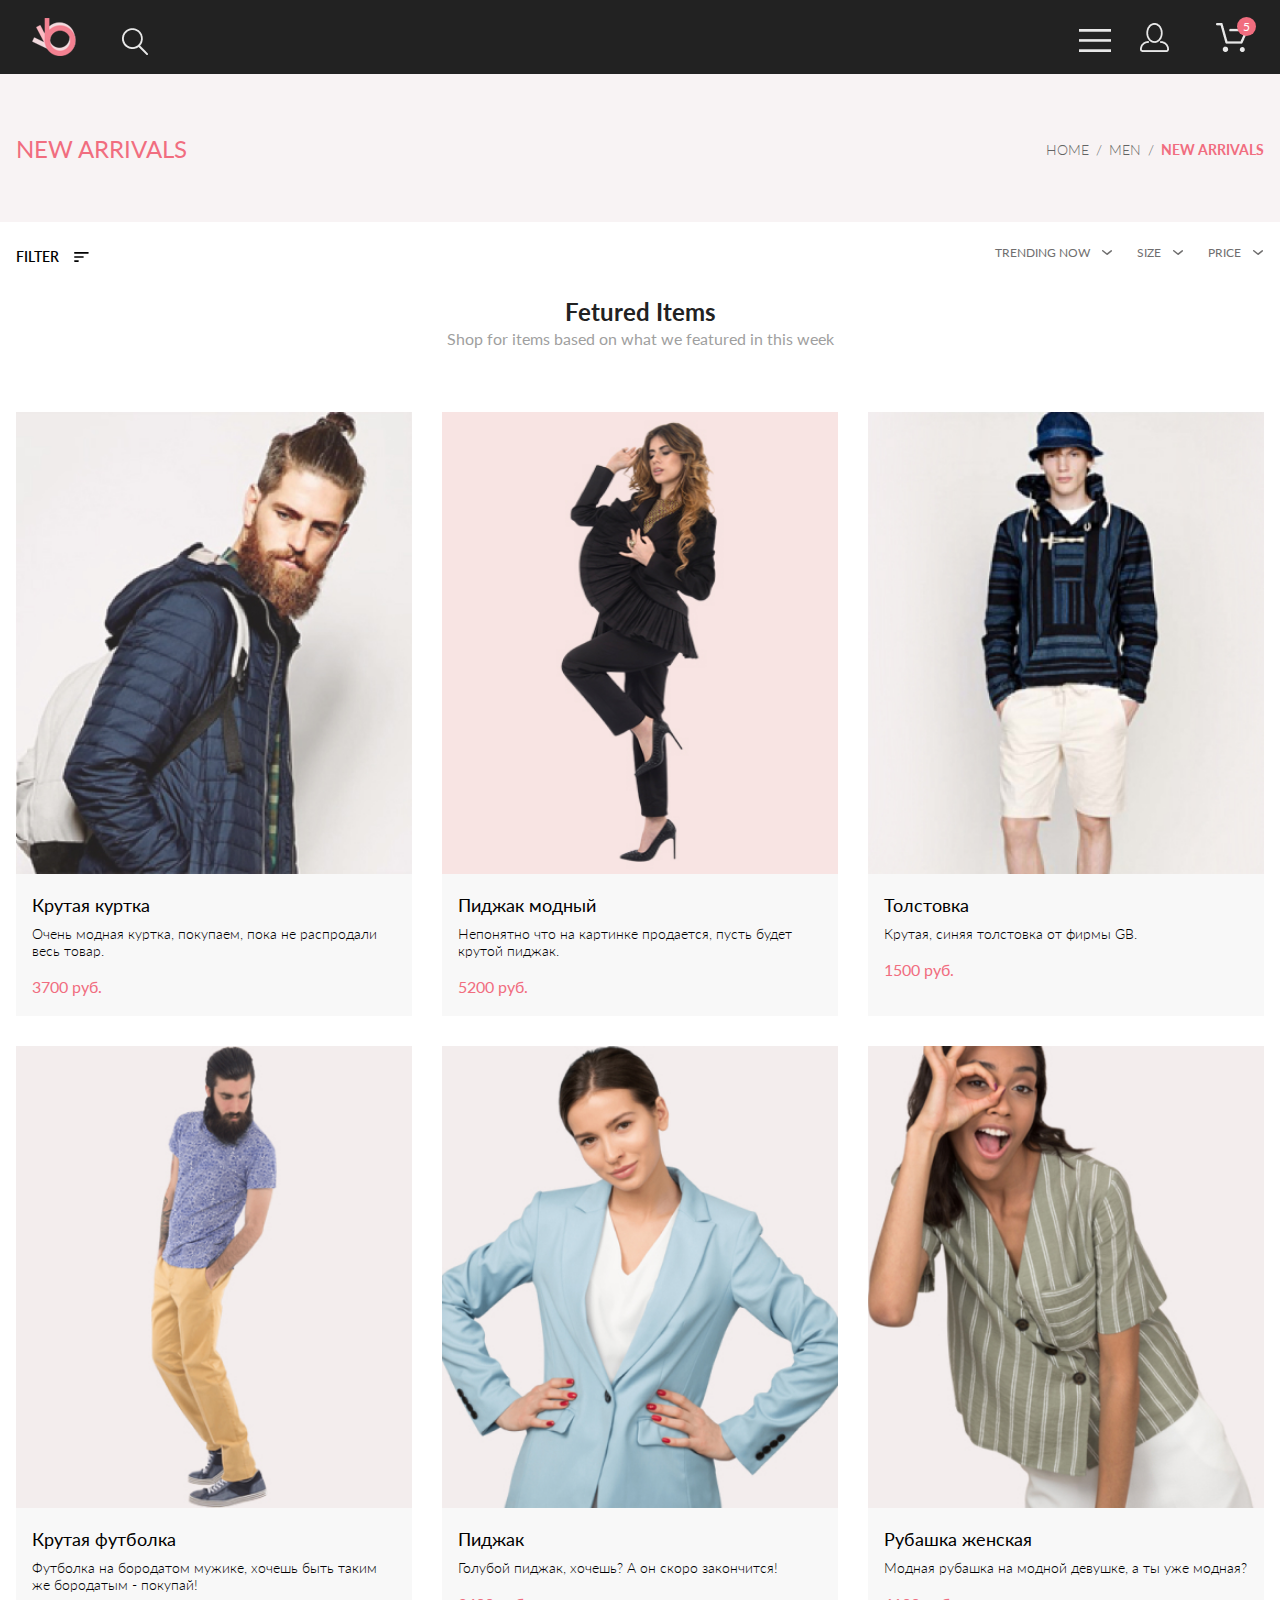
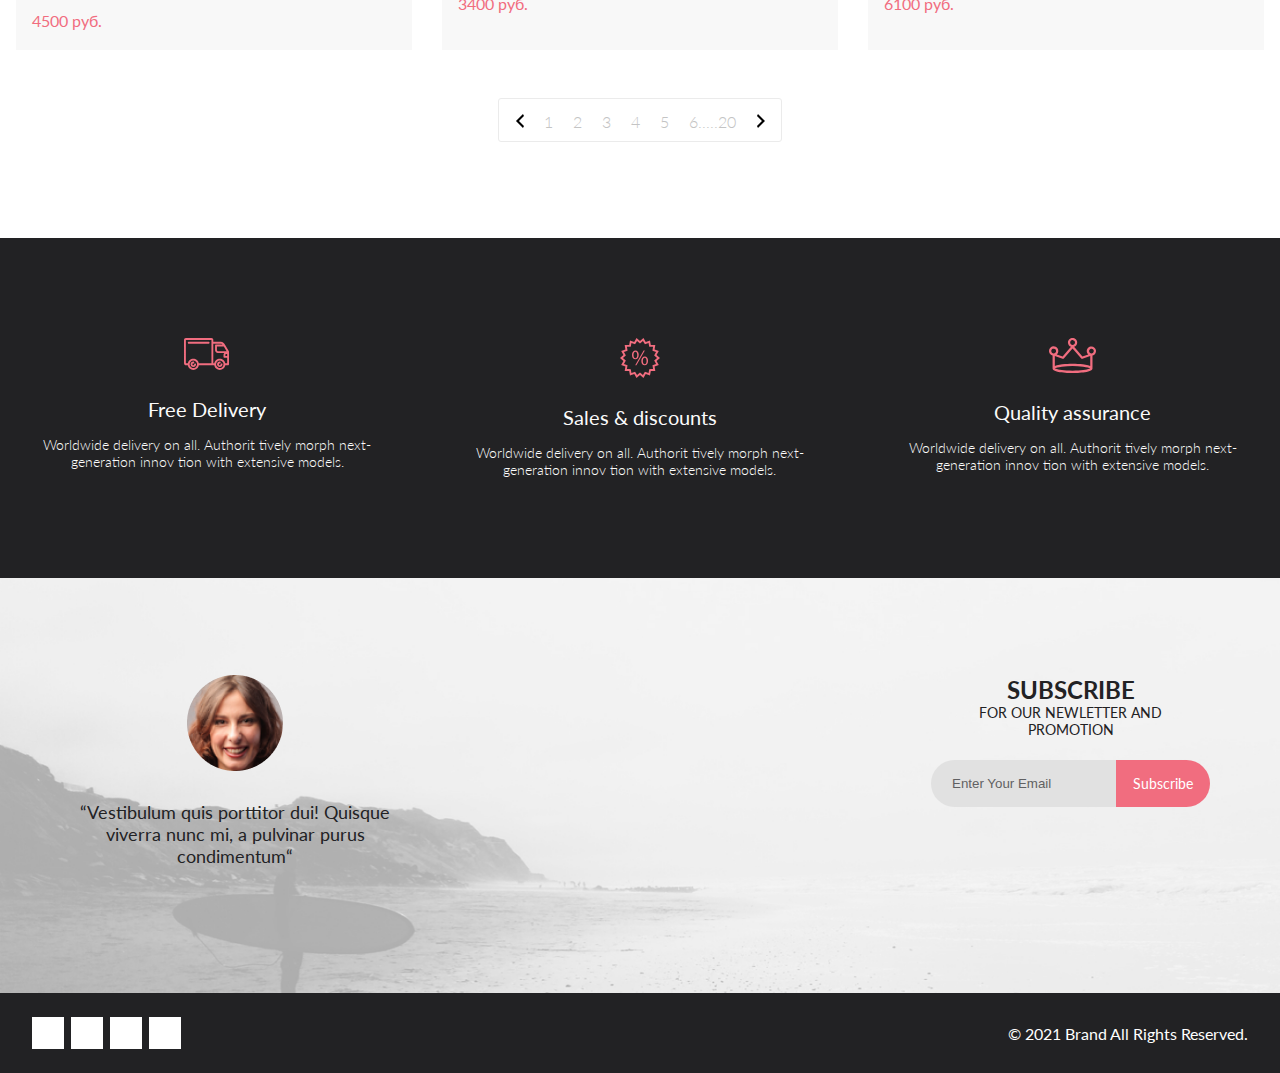
<file: Homework11/index.html>
<!DOCTYPE html>
<html lang="zxx">

<head>
  <meta charset="UTF-8" />
  <meta http-equiv="X-UA-Compatible" content="IE=edge" />
  <meta name="viewport" content="width=device-width, initial-scale=1.0" />
  <title>Homework11</title>
  <link rel="stylesheet" href="https://cdnjs.cloudflare.com/ajax/libs/font-awesome/5.15.2/css/all.min.css"
    integrity="sha512-HK5fgLBL+xu6dm/Ii3z4xhlSUyZgTT9tuc/hSrtw6uzJOvgRr2a9jyxxT1ely+B+xFAmJKVSTbpM/CuL7qxO8w=="
    crossorigin="anonymous" />
  <link rel="stylesheet" href="style.css" />
  <script src="./data.js" defer></script>
  <script src="./script.js" defer></script>
</head>

<body>
  <div class="header">
    <div class="container">
      <div class="leftHeader">
        <img src="images/logo.png" alt="" />
        <img class="searchIcon" src="images/search.png" alt="" />
      </div>

      <div class="rightHeader">
        <img src="images/bars.png" alt="" />
        <img class="userIcon" src="images/user.png" alt="" />

        <span class="cartIconWrap">
          <img class="cartIcon" src="images/cart.png" alt="" />
          <span>5</span>
        </span>
      </div>
    </div>
  </div>

  <div class="newArrivals">
    <div class="container">
      <h1>NEW ARRIVALS</h1>
      <nav>
        <a href="#">HOME</a>
        <span>/</span>
        <a href="#">MEN</a>
        <span>/</span>
        <a href="#">NEW ARRIVALS</a>
      </nav>
    </div>
  </div>

  <div class="filters">
    <div class="container">
      <div class="filtersLeft">
        <span class="filterLabel">FILTER</span>
        <img class="filterIcon" src="images/filter.svg" alt="" />
        <div class="filterPopup hidden">
          <nav class="filterCategory">
            <div class="filterCategoryHeader">CATEGORY</div>
            <div class="hidden">
              <a href="#">Accessories</a>
              <a href="#">Bags</a>
              <a href="#">Denim</a>
              <a href="#">Hoodies & Sweatshirts</a>
              <a href="#">Jackets & Coats</a>
              <a href="#">Polos</a>
              <a href="#">Shirts</a>
              <a href="#">Shoes</a>
              <a href="#">Sweaters & Knits</a>
              <a href="#">T-Shirts</a>
              <a href="#">Tanks</a>
            </div>
          </nav>
          <nav class="filterCategory">
            <div class="filterCategoryHeader">BRAND</div>
            <div class="hidden">
              <a href="#">Accessories</a>
              <a href="#">Bags</a>
              <a href="#">Denim</a>
              <a href="#">Hoodies & Sweatshirts</a>
              <a href="#">Jackets & Coats</a>
              <a href="#">Polos</a>
              <a href="#">Shirts</a>
              <a href="#">Shoes</a>
              <a href="#">Sweaters & Knits</a>
              <a href="#">T-Shirts</a>
              <a href="#">Tanks</a>
            </div>
          </nav>
          <nav class="filterCategory">
            <div class="filterCategoryHeader">DESIGNER</div>
            <div class="hidden">
              <a href="#">Accessories</a>
              <a href="#">Bags</a>
              <a href="#">Denim</a>
              <a href="#">Hoodies & Sweatshirts</a>
              <a href="#">Jackets & Coats</a>
              <a href="#">Polos</a>
              <a href="#">Shirts</a>
              <a href="#">Shoes</a>
              <a href="#">Sweaters & Knits</a>
              <a href="#">T-Shirts</a>
              <a href="#">Tanks</a>
            </div>
          </nav>
        </div>
      </div>
      <div class="filtersRight">
        <div class="filterTrending">
          TRENDING NOW
          <img src="images/filterArrow.svg" alt="" />
        </div>
        <div class="filterSize">
          <div class="filterSizeWrap">
            SIZE
            <img src="images/filterArrow.svg" alt="" />
          </div>
          <div class="filterSizes hidden">
            <div><input type="checkbox" /> XS</div>
            <div><input type="checkbox" /> S</div>
            <div><input type="checkbox" /> M</div>
            <div><input type="checkbox" /> L</div>
          </div>
        </div>
        <div class="filterPrice">
          PRICE
          <img src="images/filterArrow.svg" alt="" />
        </div>
      </div>
    </div>
  </div>

  <div class="featured container">
    <h2 class="featuredHeader">Fetured Items</h2>
    <div class="featuredTitle">
      Shop for items based on what we featured in this week
    </div>

    <div class="featuredItems">
    </div>

    <div class="pagination">
      <a href="#">
        <img src="images/chevronLeft.svg" alt="" />
      </a>
      <a href="#">1</a>
      <a href="#">2</a>
      <a href="#">3</a>
      <a href="#">4</a>
      <a href="#">5</a>
      <a href="#">6.....20</a>
      <a href="#">
        <img src="images/chevronRight.svg" alt="" />
      </a>
    </div>
  </div>

  <div class="services">
    <div class="container">
      <div class="serivceUnit">
        <img src="images/services/delivery.svg" alt="" />
        <div class="servicesTitle">Free Delivery</div>
        <div class="servicesText">
          Worldwide delivery on all. Authorit tively morph next-generation
          innov tion with extensive models.
        </div>
      </div>

      <div class="serivceUnit">
        <img src="images/services/discount.svg" alt="" />
        <div class="servicesTitle">Sales & discounts</div>
        <div class="servicesText">
          Worldwide delivery on all. Authorit tively morph next-generation
          innov tion with extensive models.
        </div>
      </div>

      <div class="serivceUnit">
        <img src="images/services/assurance.svg" alt="" />
        <div class="servicesTitle">Quality assurance</div>
        <div class="servicesText">
          Worldwide delivery on all. Authorit tively morph next-generation
          innov tion with extensive models.
        </div>
      </div>
    </div>
  </div>

  <div class="subscribe">
    <div class="container">
      <div class="subscribeLeft">
        <img src="images/subscribeUser.png" alt="" />
        <div class="subscribeUserText">
          “Vestibulum quis porttitor dui! Quisque viverra nunc mi, a pulvinar
          purus condimentum“
        </div>
      </div>

      <div class="subscribeRight">
        <div class="subscribeTitle">SUBSCRIBE</div>
        <div class="subscribeText">FOR OUR NEWLETTER AND PROMOTION</div>
        <form action="" class="subscribeForm">
          <input type="text" placeholder="Enter Your Email" />
          <button>Subscribe</button>
        </form>
      </div>
    </div>
  </div>

  <div class="footer">
    <div class="container">
      <div class="footerLeft">
        <a href="#">
          <i class="fab fa-facebook-f"></i>
        </a>
        <a href="#">
          <i class="fab fa-instagram"></i>
        </a>
        <a href="#">
          <i class="fab fa-pinterest-p"></i>
        </a>
        <a href="#">
          <i class="fab fa-twitter"></i>
        </a>
      </div>
      <div class="footerRight">&copy; 2021 Brand All Rights Reserved.</div>
    </div>
  </div>

</body>

</html>
</file>
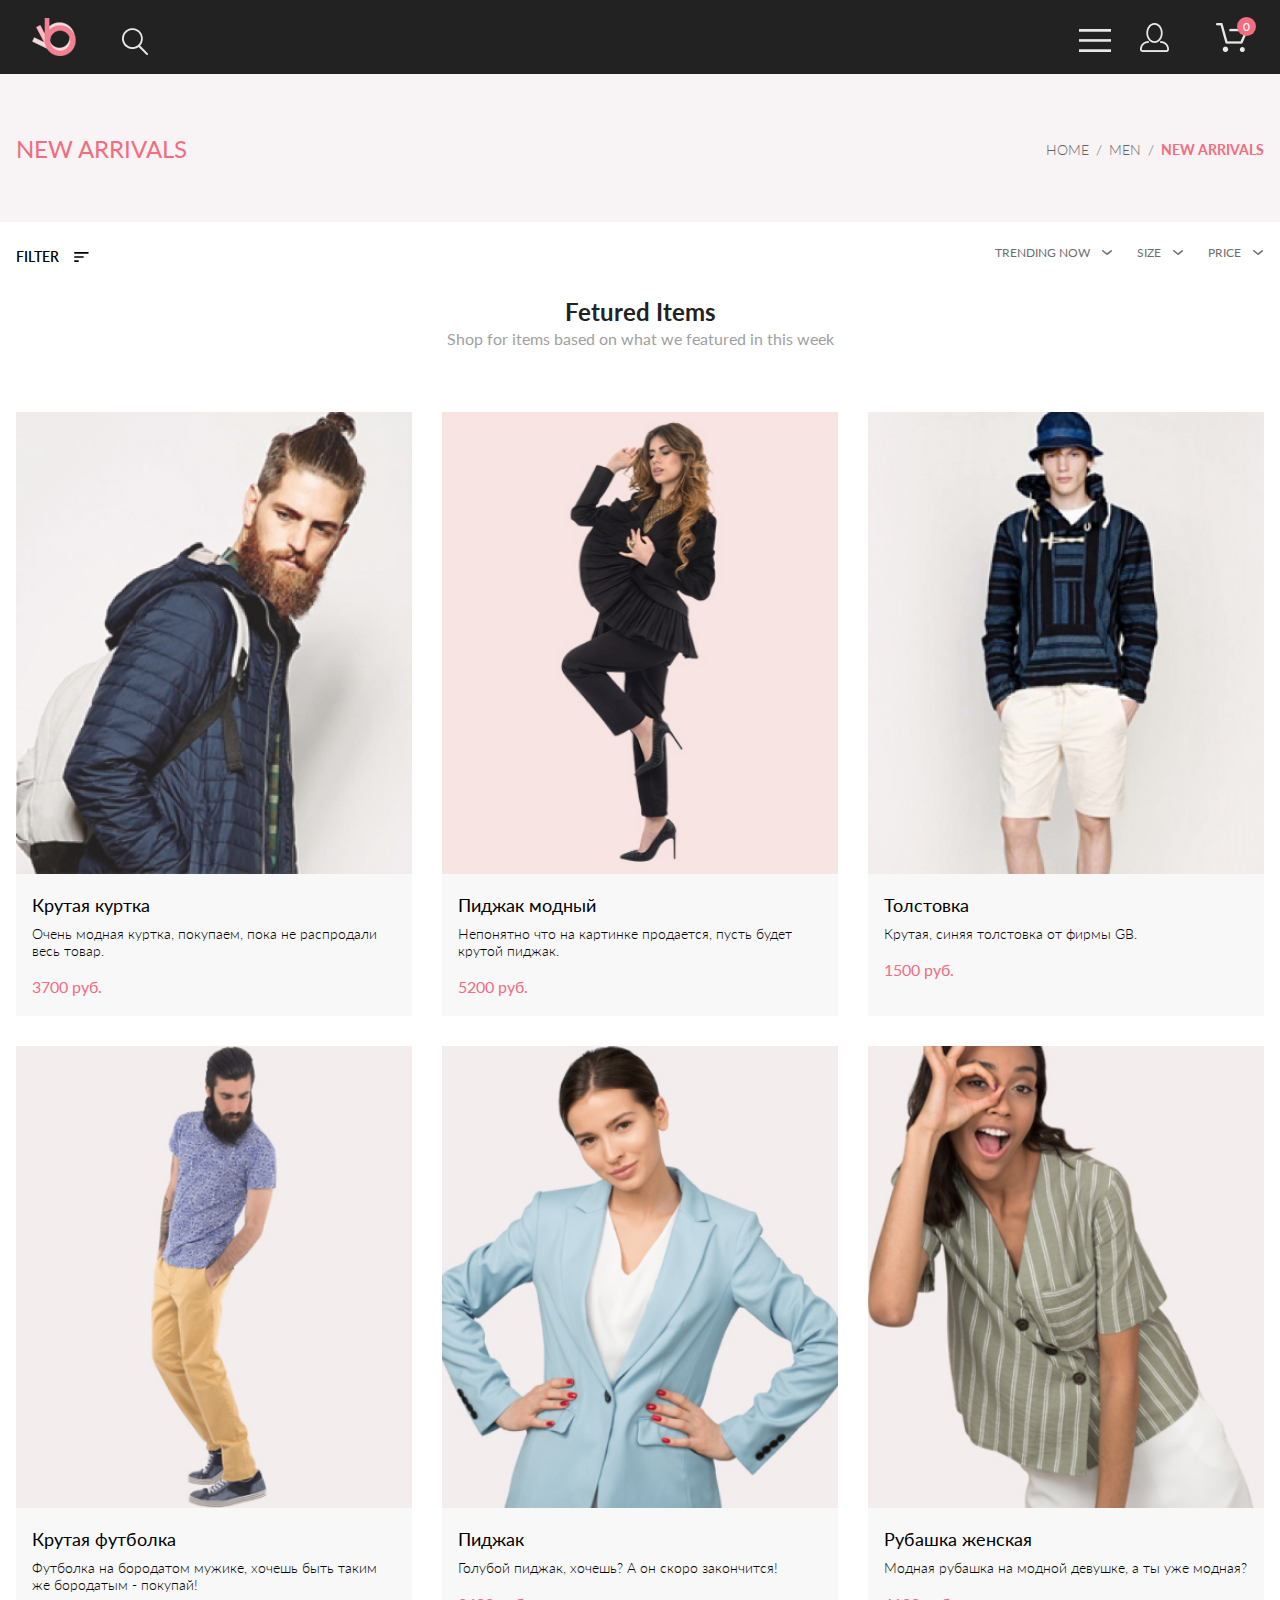
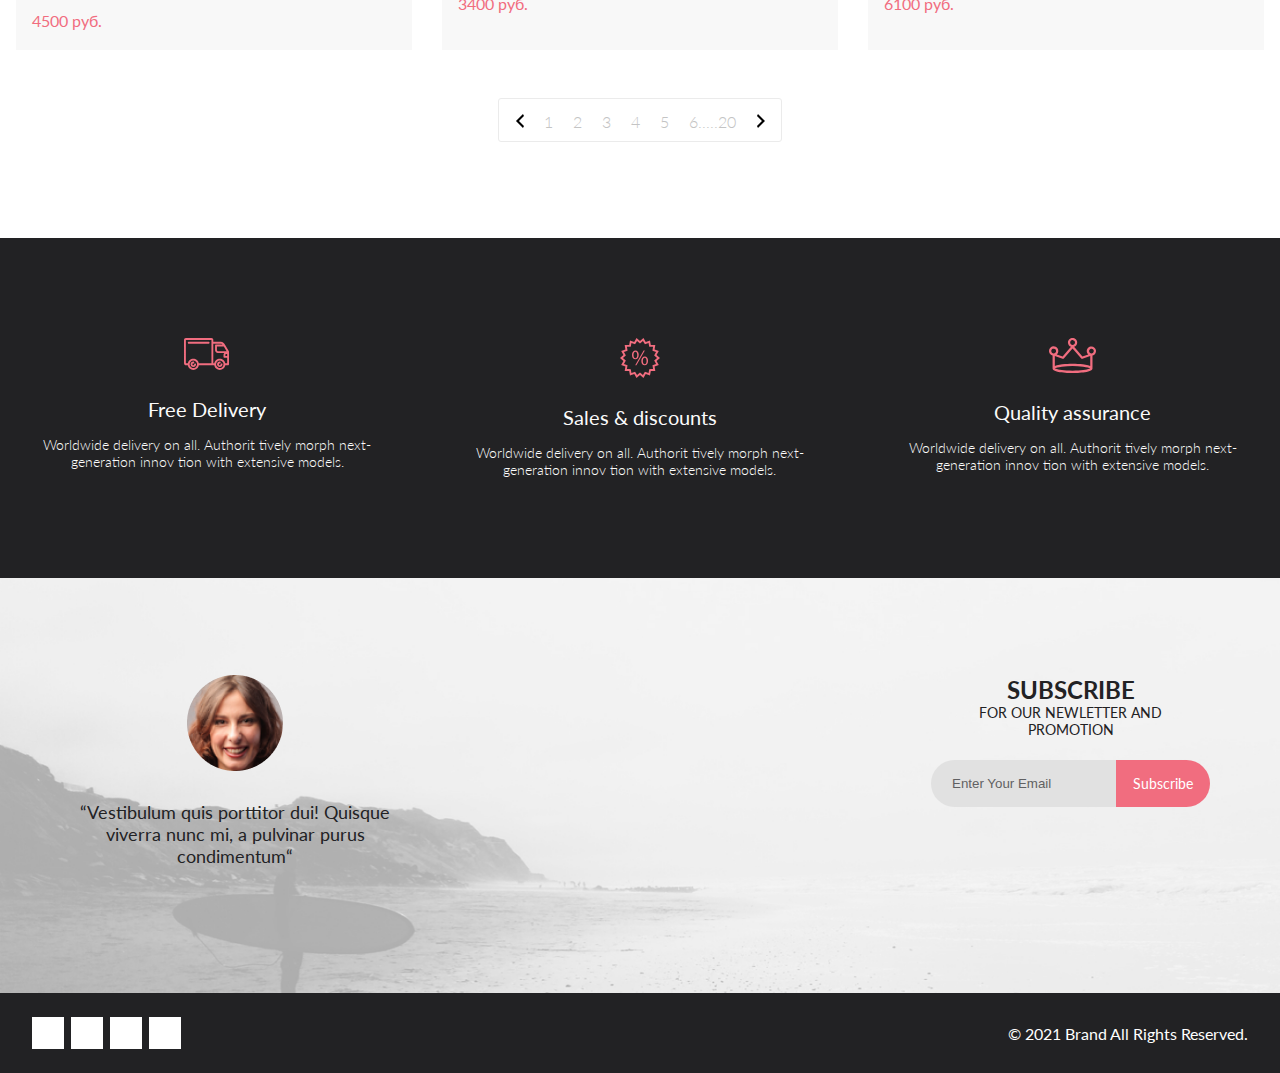
<file: Homework12/index.html>
<!DOCTYPE html>
<html lang="en">

<head>
  <meta charset="UTF-8" />
  <meta http-equiv="X-UA-Compatible" content="IE=edge" />
  <meta name="viewport" content="width=device-width, initial-scale=1.0" />
  <title>Homework12</title>
  <link rel="stylesheet" href="https://cdnjs.cloudflare.com/ajax/libs/font-awesome/5.15.2/css/all.min.css"
    integrity="sha512-HK5fgLBL+xu6dm/Ii3z4xhlSUyZgTT9tuc/hSrtw6uzJOvgRr2a9jyxxT1ely+B+xFAmJKVSTbpM/CuL7qxO8w=="
    crossorigin="anonymous" />
  <link rel="stylesheet" href="style.css" />
  <script src="./data.js" defer></script>
  <script src="./products.js" defer></script>
  <script src="./shopping_cart.js" defer></script>
</head>

<body>
  <div class="header">
    <div class="container">
      <div class="leftHeader">
        <img src="images/logo.png" alt="" />
        <img class="searchIcon" src="images/search.png" alt="" />
      </div>

      <div class="rightHeader">
        <img src="images/bars.png" alt="" />
        <img class="userIcon" src="images/user.png" alt="" />

        <span class="cartIconWrap">
          <img class="cartIcon" src="images/cart.png" alt="" />
          <span>0</span>
        </span>

        <div class="basket hidden">
          <div class="basketRow basketHeader">
            <div>Название товара</div>
            <div>Количество</div>
            <div>Цена за шт.</div>
            <div>Итого</div>
            <div>Удалить</div>
          </div>
          <div class="basketList"></div>
          <div class="basketTotal">
            Товаров в корзине на сумму:
            <span class="basketTotalValue">0</span> ₽
          </div>
        </div>
      </div>
    </div>
  </div>

  <div class="newArrivals">
    <div class="container">
      <h1>NEW ARRIVALS</h1>
      <nav>
        <a href="#">HOME</a>
        <span>/</span>
        <a href="#">MEN</a>
        <span>/</span>
        <a href="#">NEW ARRIVALS</a>
      </nav>
    </div>
  </div>

  <div class="filters">
    <div class="container">
      <div class="filtersLeft">
        <span class="filterLabel">FILTER</span>
        <img class="filterIcon" src="images/filter.svg" alt="" />
        <div class="filterPopup hidden">
          <nav class="filterCategory">
            <div class="filterCategoryHeader">CATEGORY</div>
            <div class="hidden">
              <a href="#">Accessories</a>
              <a href="#">Bags</a>
              <a href="#">Denim</a>
              <a href="#">Hoodies & Sweatshirts</a>
              <a href="#">Jackets & Coats</a>
              <a href="#">Polos</a>
              <a href="#">Shirts</a>
              <a href="#">Shoes</a>
              <a href="#">Sweaters & Knits</a>
              <a href="#">T-Shirts</a>
              <a href="#">Tanks</a>
            </div>
          </nav>
          <nav class="filterCategory">
            <div class="filterCategoryHeader">BRAND</div>
            <div class="hidden">
              <a href="#">Accessories</a>
              <a href="#">Bags</a>
              <a href="#">Denim</a>
              <a href="#">Hoodies & Sweatshirts</a>
              <a href="#">Jackets & Coats</a>
              <a href="#">Polos</a>
              <a href="#">Shirts</a>
              <a href="#">Shoes</a>
              <a href="#">Sweaters & Knits</a>
              <a href="#">T-Shirts</a>
              <a href="#">Tanks</a>
            </div>
          </nav>
          <nav class="filterCategory">
            <div class="filterCategoryHeader">DESIGNER</div>
            <div class="hidden">
              <a href="#">Accessories</a>
              <a href="#">Bags</a>
              <a href="#">Denim</a>
              <a href="#">Hoodies & Sweatshirts</a>
              <a href="#">Jackets & Coats</a>
              <a href="#">Polos</a>
              <a href="#">Shirts</a>
              <a href="#">Shoes</a>
              <a href="#">Sweaters & Knits</a>
              <a href="#">T-Shirts</a>
              <a href="#">Tanks</a>
            </div>
          </nav>
        </div>
      </div>
      <div class="filtersRight">
        <div class="filterTrending">
          TRENDING NOW
          <img src="images/filterArrow.svg" alt="" />
        </div>
        <div class="filterSize">
          <div class="filterSizeWrap">
            SIZE
            <img src="images/filterArrow.svg" alt="" />
          </div>
          <div class="filterSizes hidden">
            <div><input type="checkbox" /> XS</div>
            <div><input type="checkbox" /> S</div>
            <div><input type="checkbox" /> M</div>
            <div><input type="checkbox" /> L</div>
          </div>
        </div>
        <div class="filterPrice">
          PRICE
          <img src="images/filterArrow.svg" alt="" />
        </div>
      </div>
    </div>
  </div>

  <div class="featured container">
    <h2 class="featuredHeader">Fetured Items</h2>
    <div class="featuredTitle">
      Shop for items based on what we featured in this week
    </div>

    <div class="featuredItems"></div>

    <div class="pagination">
      <a href="#">
        <img src="images/chevronLeft.svg" alt="" />
      </a>
      <a href="#">1</a>
      <a href="#">2</a>
      <a href="#">3</a>
      <a href="#">4</a>
      <a href="#">5</a>
      <a href="#">6.....20</a>
      <a href="#">
        <img src="images/chevronRight.svg" alt="" />
      </a>
    </div>
  </div>

  <div class="services">
    <div class="container">
      <div class="serivceUnit">
        <img src="images/services/delivery.svg" alt="" />
        <div class="servicesTitle">Free Delivery</div>
        <div class="servicesText">
          Worldwide delivery on all. Authorit tively morph next-generation
          innov tion with extensive models.
        </div>
      </div>

      <div class="serivceUnit">
        <img src="images/services/discount.svg" alt="" />
        <div class="servicesTitle">Sales & discounts</div>
        <div class="servicesText">
          Worldwide delivery on all. Authorit tively morph next-generation
          innov tion with extensive models.
        </div>
      </div>

      <div class="serivceUnit">
        <img src="images/services/assurance.svg" alt="" />
        <div class="servicesTitle">Quality assurance</div>
        <div class="servicesText">
          Worldwide delivery on all. Authorit tively morph next-generation
          innov tion with extensive models.
        </div>
      </div>
    </div>
  </div>

  <div class="subscribe">
    <div class="container">
      <div class="subscribeLeft">
        <img src="images/subscribeUser.png" alt="" />
        <div class="subscribeUserText">
          “Vestibulum quis porttitor dui! Quisque viverra nunc mi, a pulvinar
          purus condimentum“
        </div>
      </div>

      <div class="subscribeRight">
        <div class="subscribeTitle">SUBSCRIBE</div>
        <div class="subscribeText">FOR OUR NEWLETTER AND PROMOTION</div>
        <form action="" class="subscribeForm">
          <input type="text" placeholder="Enter Your Email" />
          <button>Subscribe</button>
        </form>
      </div>
    </div>
  </div>

  <div class="footer">
    <div class="container">
      <div class="footerLeft">
        <a href="#">
          <i class="fab fa-facebook-f"></i>
        </a>
        <a href="#">
          <i class="fab fa-instagram"></i>
        </a>
        <a href="#">
          <i class="fab fa-pinterest-p"></i>
        </a>
        <a href="#">
          <i class="fab fa-twitter"></i>
        </a>
      </div>
      <div class="footerRight">&copy; 2021 Brand All Rights Reserved.</div>
    </div>
  </div>

</body>

</html>
</file>
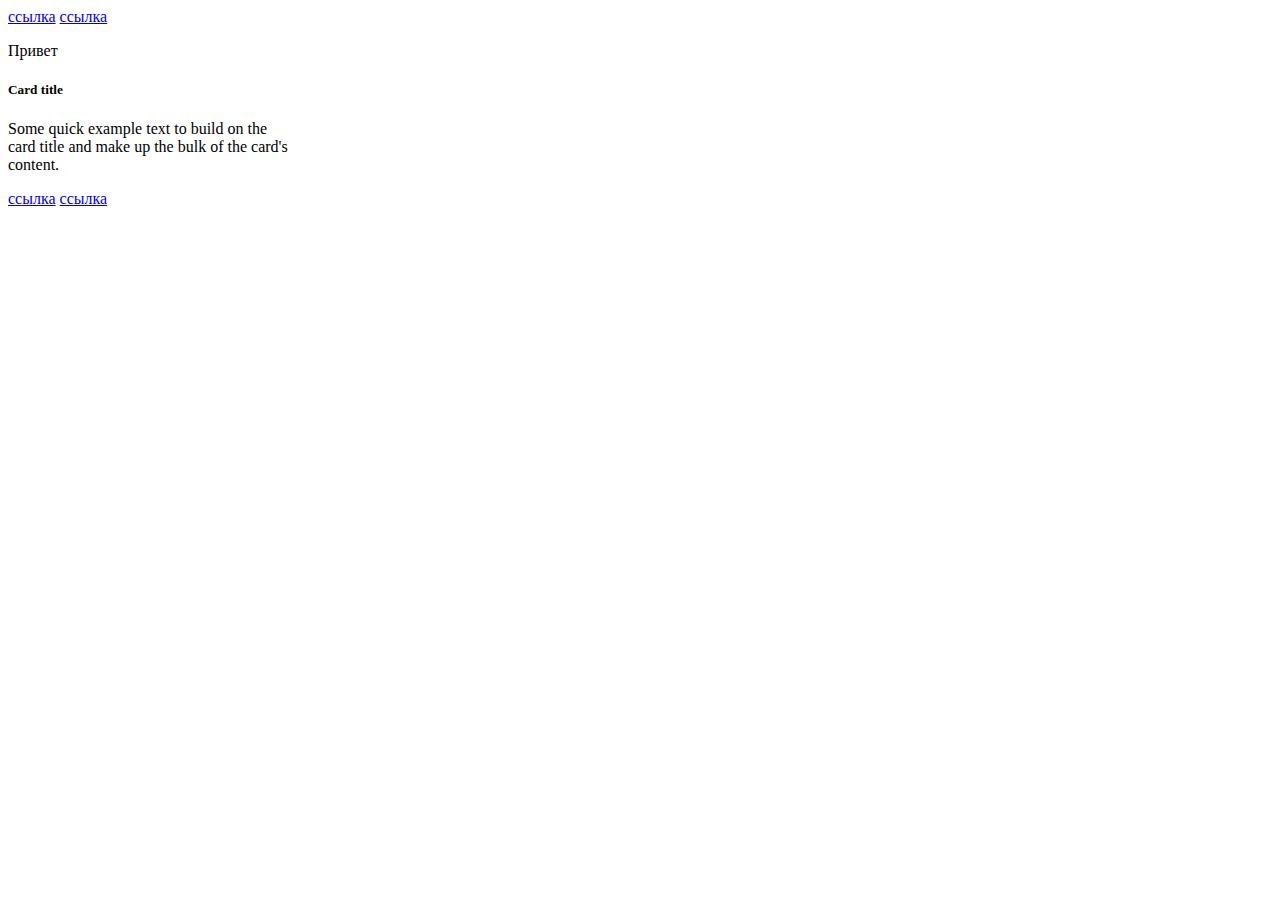
<file: Homework6/1.html>
<!DOCTYPE html>
<html lang="en">

<head>
  <meta charset="UTF-8" />
  <meta http-equiv="X-UA-Compatible" content="IE=edge" />
  <meta name="viewport" content="width=device-width, initial-scale=1.0" />
  <title>Homework6</title>
  <script src="1.js" defer></script>
</head>

<body>
  <a href="#" class="card-link">Card link</a>
  <a href="#" class="card-link">Another link</a>

  <div class="card" style="width: 18rem">
    <div class="card-body">
      <h5 class="card-title" data-number="100">Card title</h5>
      <h6 class="card-subtitle mb-2 text-muted">Card subtitle</h6>
      <p class="card-text" data-number="50">
        Some quick example text to build on the card title and make up the
        bulk of the card's content.
      </p>
      <a href="#" id="super_link" class="card-link">Card link</a>
      <a href="#" class="card-link" data-number="50">Another link</a>
    </div>
  </div>
</body>

</html>
</file>
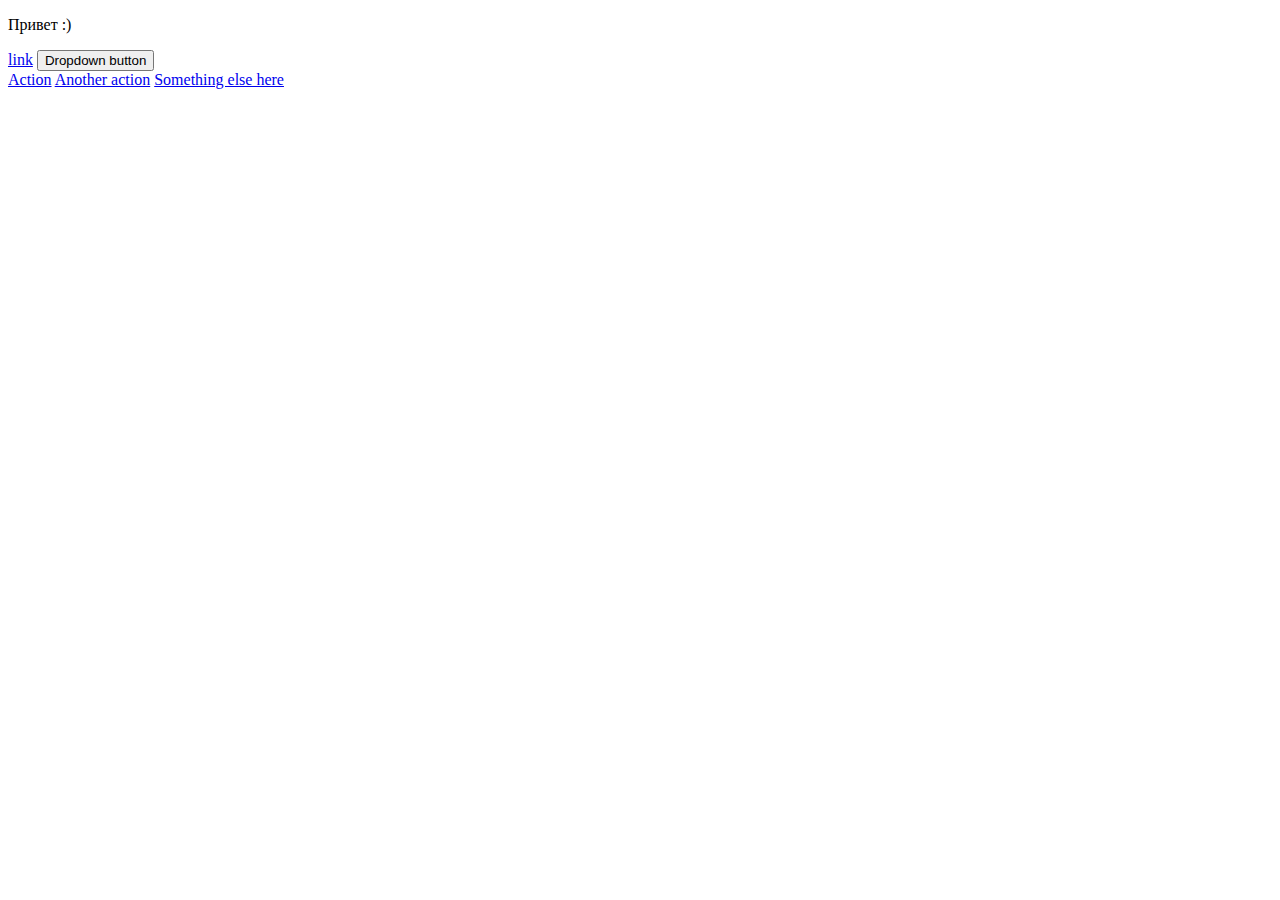
<file: Homework7/1.html>
<!DOCTYPE html>
<html lang="en">

<head>
  <meta charset="UTF-8" />
  <meta http-equiv="X-UA-Compatible" content="IE=edge" />
  <meta name="viewport" content="width=device-width, initial-scale=1.0" />
  <script src="./1.js" defer></script>
  <title>Homework7</title>
</head>

<body>
  <p class="dropdown">Привет :)</p>
  <div class="dropdown">
    <button class="btn btn-secondary dropdown-toggle" type="button" id="dropdownMenuButton" data-toggle="dropdown"
      aria-haspopup="true" aria-expanded="false">
      Dropdown button
    </button>
    <div class="menu dropdown-menu" aria-labelledby="dropdownMenuButton">
      <a class="dropdown-item" href="#">Action</a>
      <a class="dropdown-item" href="#">Another action</a>
      <a class="dropdown-item" href="#">Something else here</a>
    </div>
  </div>
</body>

</html>
</file>
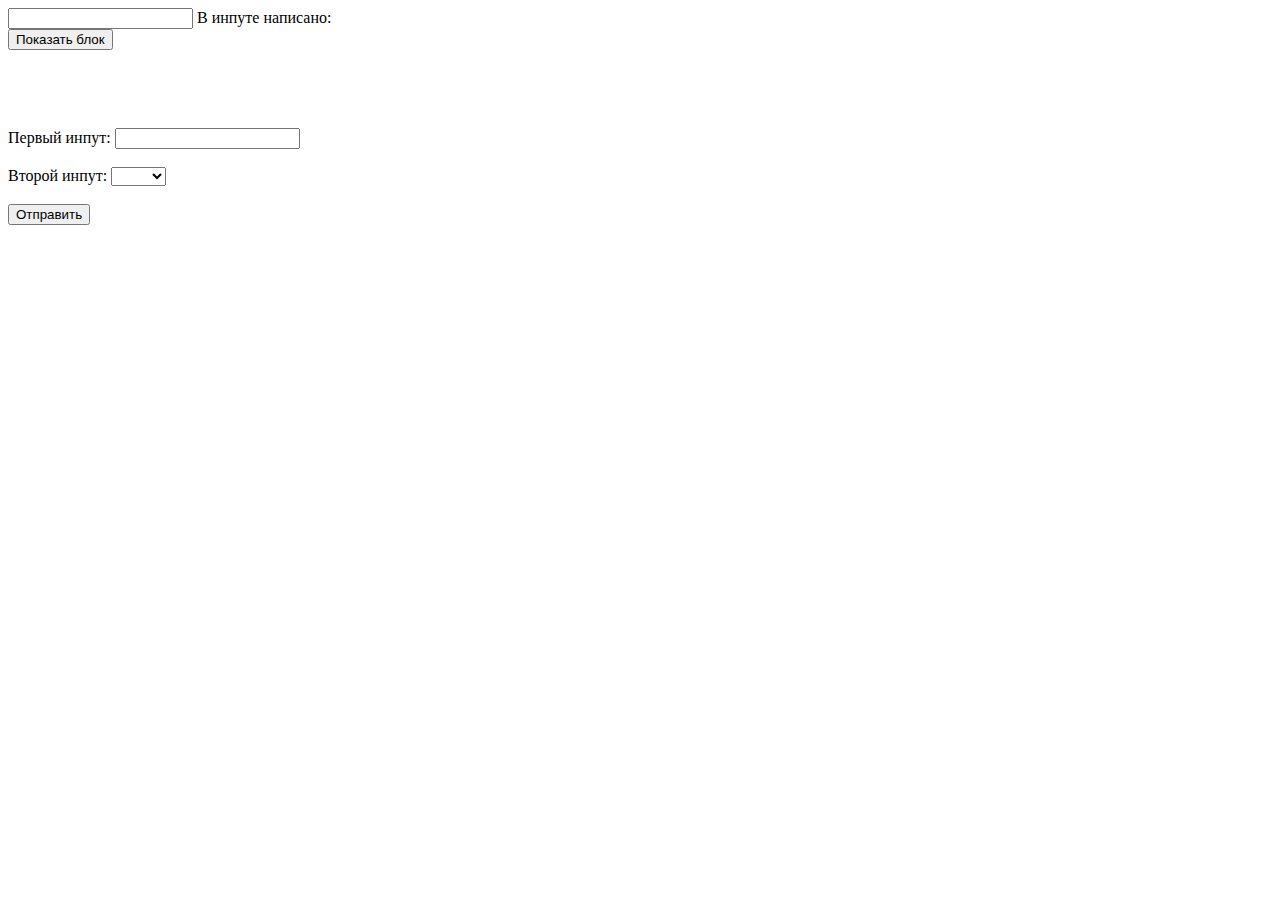
<file: Homework9/1.html>
<!DOCTYPE html>
<html lang="en">

<head>
  <meta charset="UTF-8" />
  <meta http-equiv="X-UA-Compatible" content="IE=edge" />
  <meta name="viewport" content="width=device-width, initial-scale=1.0" />
  <title>Homework9</title>
  <link rel="stylesheet" href="https://cdnjs.cloudflare.com/ajax/libs/animate.css/4.0.0/animate.min.css" />
  <style>
    .message {
      width: 150px;
      padding: 20px;
      background: lightgoldenrodyellow;
      border: 1px solid orange;
      visibility: hidden;
    }

    .error {
      border: 0.3rem solid red;
    }
  </style>
  <script src="1.js" defer></script>
</head>

<body>
  <input id="from" type="text" />
  В инпуте написано: <span></span>

  <br />

  <button class="messageBtn">Показать блок</button>
  <div class="message">Привет :)</div>

  <br />

  <form>
    <label>
      Первый инпут:
      <input class="form-control" type="text" />
    </label>
    <br />
    <br />
    <label>
      Второй инпут:
      <select class="form-control">
        <option value=""></option>
        <option value="1">Один</option>
        <option value="2">Два</option>
      </select>
    </label>
    <br />
    <br />
    <button>Отправить</button>
  </form>
</body>

</html>
</file>
<file: Homework11/style.css>
@import url("https://fonts.googleapis.com/css2?family=Lato:wght@300;400;700;900&display=swap");
body {
  margin: 0;
  font-family: Lato, sans-serif;
}

.header {
  background: #222222;
  height: 74px;
  padding: 18px 16px;
  box-sizing: border-box;
}

.header .container {
  display: flex;
  justify-content: space-between;
  align-items: center;
}

@media (min-width: 1600px) {
  .container {
    margin: 0 auto;
    width: 1140px;
  }
}

@media (min-width: 768px) {
  .header {
    padding-left: 32px;
    padding-right: 32px;
  }
}

.header i {
  color: #e8e8e8;
}

.userIcon,
.cartIcon {
  display: none;
}

@media (min-width: 768px) {
  .userIcon,
  .cartIcon {
    display: inline;
  }
}

.userIcon {
  margin-left: 25px;
  margin-right: 42px;
}

.searchIcon {
  margin-left: 41px;
}

.cartIconWrap {
  position: relative;
}

.cartIconWrap span {
  display: inline-block;
  width: 19px;
  height: 19px;
  color: white;
  background: #f16d7f;
  border-radius: 50%;
  position: absolute;
  text-align: center;
  right: -8px;
  top: -19px;
  font-size: 12px;
  line-height: 19px;
}

.newArrivals {
  background: #f8f3f4;
  min-height: 148px;
}

.newArrivals h1 {
  margin: 24px 0 32px;
  font-weight: normal;
  font-size: 24px;
  line-height: 29px;
  color: #f16d7f;
}

@media (min-width: 768px) {
  .newArrivals h1 {
    margin: 0;
  }
}

.newArrivals .container {
  display: flex;
  flex-direction: column;
  align-items: center;
  min-height: inherit;
}

@media (min-width: 768px) {
  .newArrivals .container {
    flex-direction: row;
    justify-content: space-between;
  }
}

@media (min-width: 768px) and (max-width: 1599px) {
  .newArrivals .container {
    padding: 0 16px;
  }
}

.newArrivals nav a,
.newArrivals nav span {
  font-weight: 300;
  font-size: 14px;
  line-height: 17px;
  color: #636363;
}

.newArrivals nav a {
  text-decoration: none;
}

.newArrivals nav span {
  margin: 0 3px;
}

.newArrivals nav a:last-of-type {
  font-weight: bold;
  font-size: 14px;
  line-height: 17px;
  color: #f16d7f;
}

.filters {
  margin-top: 24px;
  margin-bottom: 32px;
}

@media (min-width: 1600px) {
  .filters {
    margin-top: 51px;
    margin-bottom: 64px;
  }
}

.filters .container {
  display: flex;
  justify-content: space-between;
  padding-left: 8px;
  padding-right: 8px;
}

@media (min-width: 768px) {
  .filters .container {
    padding-left: 16px;
    padding-right: 16px;
  }
}

@media (min-width: 1600px) {
  .filters .container {
    padding-left: 0;
    padding-right: 0;
    justify-content: flex-start;
  }
}

.filtersRight {
  display: flex;
  font-size: 12px;
  line-height: 14px;
  color: #6f6e6e;
}

@media (min-width: 1600px) {
  .filtersRight {
    font-size: 14px;
    line-height: 17px;
    margin-left: 320px;
  }
}

.filtersRight img {
  position: relative;
  bottom: 1px;
  margin-left: 9px;
}

.filtersRight > div:not(:last-child) {
  margin-right: 15px;
}

@media (min-width: 375px) {
  .filtersRight > div:not(:last-child) {
    margin-right: 24px;
  }
}

.filtersLeft .filterLabel {
  display: none;
  position: relative;
  z-index: 2;
  cursor: pointer;
}

.filterLabelPink {
  color: #ef5b70 !important;
  left: 16px;
  top: 13px;
}

.filterIconPink {
  left: 16px;
  top: 13px;
}

@media (min-width: 768px) {
  .filtersLeft .filterLabel {
    display: inline;
    font-weight: 600;
    font-size: 14px;
    line-height: 17px;
    color: #000000;
  }
}

.filtersLeft .filterIcon {
  width: 37px;
  height: 25px;
  position: relative;
  z-index: 2;
}

@media (min-width: 768px) {
  .filtersLeft .filterIcon {
    width: 15px;
    height: 10px;
    margin-left: 11px;
  }
}

.filtersLeft {
  position: relative;
}

.hidden {
  display: none;
}

.filterPopup {
  position: absolute;
  left: 0;
  top: 0;
  width: 360px;
  background: #ffffff;
  box-shadow: 6px 4px 35px rgba(0, 0, 0, 0.21);
  padding: 46px 16px 16px 16px;
  z-index: 1;
  overflow-y: auto;
}

.filterCategoryHeader {
  font-size: 14px;
  line-height: 37px;
  color: #ef5b70;
  padding-left: 11px;
  min-height: 37px;
  border-bottom: 1px solid #ebebeb;
  margin-bottom: 24px;
  position: relative;
  cursor: pointer;
}

.filterCategoryHeader:before {
  content: "";
  width: 5px;
  min-height: inherit;
  background: #ef5b70;
  position: absolute;
  left: 0;
  top: 1px;
}

.filterCategory:not(:last-child) {
  margin-bottom: 24px;
}

.filterCategory a {
  display: block;
  text-decoration: none;
  padding-left: 34px;
  padding-right: 16px;
  font-size: 14px;
  line-height: 17px;
  color: #6f6e6e;
}

.filterCategory a:not(:last-child) {
  margin-bottom: 11px;
}

.filterSizeWrap {
  cursor: pointer;
}

.filterSize {
  position: relative;
}

.filterSizes {
  position: absolute;
  left: 0;
  top: 25px;
  width: 79px;
  height: 103px;
  background: #ffffff;
  box-shadow: 6px 4px 35px rgba(0, 0, 0, 0.21);
  padding: 7px 9px;
  box-sizing: border-box;
  font-size: 14px;
  color: #6f6e6e;
}

.filterSizes > div:not(:last-child) {
  margin-bottom: 4px;
}

.featured {
  padding-left: 8px;
  padding-right: 8px;
  margin-bottom: 96px;
}

@media (min-width: 768px) {
  .featured {
    padding-left: 16px;
    padding-right: 16px;
  }
}

@media (min-width: 1600px) {
  .featured {
    padding-left: 0;
    padding-right: 0;
  }
}

.featured h2 {
  margin-top: 0;
  margin-bottom: 3px;
  text-align: center;
  color: #222222;
}

.featuredTitle {
  text-align: center;
  color: #9f9f9f;
  margin-bottom: 64px;
}

.featuredItems {
  display: grid;
  grid-template-columns: 1fr;
  row-gap: 16px;
}

@media (min-width: 640px) {
  .featuredItems {
    grid-template-columns: 1fr 1fr;
    row-gap: 18px;
    column-gap: 16px;
  }
}

@media (min-width: 1000px) {
  .featuredItems {
    grid-template-columns: repeat(3, 1fr);
    gap: 30px;
  }
}

.featuredItem {
  background: #f8f8f8;
}

.featuredItem img {
  width: 100%;
  display: block;
}

.featuredImgWrap {
  position: relative;
}

.featuredItem:hover .featuredImgDark {
  display: flex;
}

.featuredImgDark {
  position: absolute;
  width: 100%;
  height: 100%;
  left: 0;
  top: 0;
  background: rgba(58, 56, 56, 0.86);
  display: none;
  justify-content: center;
  align-items: center;
}

.featuredImgDark button {
  background: none;
  border: 1px solid white;
  color: white;
  display: flex;
  align-items: center;
  padding: 10px 14px;
  font-size: 14px;
  font-family: inherit;
}

.featuredImgDark button img {
  width: 26px;
  height: 24px;
  margin-right: 11px;
}

.featuredData {
  padding: 23px 16px 20px;
}

.featuredName {
  font-size: 18px;
  line-height: 16px;
  color: #000000;
}

.featuredText {
  font-weight: 300;
  font-size: 14px;
  line-height: 17px;
  margin-top: 12px;
  margin-bottom: 18px;
}

.featuredPrice {
  font-size: 16px;
  line-height: 19px;
  color: #f16d7f;
}

.pagination {
  width: 284px;
  height: 44px;
  margin: 0 auto;
  border: 1px solid #ebebeb;
  margin-top: 48px;
  padding: 13px 16px;
  box-sizing: border-box;
  display: flex;
  justify-content: space-between;
  border-radius: 3px;
}

.pagination a {
  text-decoration: none;
  font-weight: 300;
  font-size: 16px;
  color: #c4c4c4;
}

.pagination a:hover {
  color: #ef5b70;
}

.services {
  background: #222224;
  padding-top: 48px;
  padding-bottom: 81px;
  padding-left: 14px;
  padding-right: 14px;
}

@media (min-width: 1200px) {
  .services {
    padding-top: 100px;
    padding-bottom: 100px;
  }
}

.services .container {
  display: grid;
  gap: 46px;
}

@media (min-width: 1200px) {
  .services .container {
    display: grid;
    grid-template-columns: repeat(3, 1fr);
    gap: 46px;
  }
}

.serivceUnit {
  text-align: center;
  display: flex;
  flex-direction: column;
  align-items: center;
}

.servicesTitle,
.servicesText {
  color: #fbfbfb;
}

.servicesTitle {
  font-size: 19.96px;
  line-height: 24px;
  margin-top: 27px;
  margin-bottom: 15px;
}

.servicesText {
  font-weight: 300;
  font-size: 13.972px;
  line-height: 17px;
  max-width: 340px;
}

.subscribe {
  background: url(images/subscribe.jpg) no-repeat;
  background-size: cover;
  padding-top: 64px;
  padding-bottom: 109px;
  padding-left: 20px;
  padding-right: 20px;
}

@media (min-width: 1200px) {
  .subscribe {
    padding-top: 97px;
    padding-bottom: 126px;
  }

  .subscribe .container {
    margin: 0 auto;
    width: 1140px;
    display: flex;
    justify-content: space-between;
  }
}

.subscribeLeft {
  display: flex;
  flex-direction: column;
  align-items: center;
}

.subscribeUserText {
  margin-top: 30px;
  text-align: center;
  font-size: 18px;
  line-height: 22px;
  color: #222224;
  max-width: 330px;
}

.subscribeRight {
  display: flex;
  flex-direction: column;
  align-items: center;
  margin-top: 65px;
}

@media (min-width: 1200px) {
  .subscribeRight {
    margin-top: initial;
  }
}

.subscribeTitle {
  font-weight: 700;
  font-size: 24px;
  color: #222224;
}

.subscribeTitle,
.subscribeText {
  max-width: 271px;
  text-align: center;
}

.subscribeText {
  font-size: 14px;
  color: #222224;
  margin-bottom: 22px;
}

.subscribeForm {
  height: 47px;
}

.subscribeForm input {
  height: inherit;
  background: #e1e1e1;
  border: none;
  padding: 6px 21px;
  box-sizing: border-box;
  border-top-left-radius: 28px;
  border-bottom-left-radius: 28px;
  float: left;
  width: 185px;
}

.subscribeForm input::-webkit-input-placeholder {
  color: #222224;
  font-family: inherit;
  opacity: 0.67;
}
.subscribeForm input::-moz-placeholder {
  color: #222224;
  font-family: inherit;
  opacity: 0.67;
}
.subscribeForm input:-ms-input-placeholder {
  color: #222224;
  font-family: inherit;
  opacity: 0.67;
}
.subscribeForm input:-moz-placeholder {
  color: #222224;
  font-family: inherit;
  opacity: 0.67;
}

.subscribeForm button {
  height: inherit;
  border: none;
  color: white;
  font-family: inherit;
  font-size: 14px;
  line-height: 17px;
  background: #f16d7f;
  border-top-right-radius: 28px;
  border-bottom-right-radius: 28px;
  padding: 0 17px;
}

.footer {
  background: #222224;
  padding: 43px 20px 10px;
}

@media (min-width: 768px) {
  .footer {
    padding: 24px 32px;
  }
}

.footer .container {
  display: flex;
  flex-direction: column;
  align-items: center;
}

@media (min-width: 768px) {
  .footer .container {
    flex-direction: row;
    justify-content: space-between;
  }
}

.footerLeft {
  display: flex;
}

.footer a {
  color: black;
  background: white;
  width: 32px;
  height: 32px;
  display: flex;
  justify-content: center;
  align-items: center;
  text-decoration: none;
}

.footer a:hover {
  background: #f16d7f;
  color: white;
}

.footer a:not(:last-child) {
  margin-right: 7px;
}

.footerRight {
  color: white;
}

@media (max-width: 767px) {
  .footerRight {
    margin-top: 40px;
  }
}
</file>
<file: Homework12/style.css>
@import url("https://fonts.googleapis.com/css2?family=Lato:wght@300;400;700;900&display=swap");

body {
  margin: 0;
  font-family: Lato, sans-serif;
}

.header {
  background: #222222;
  height: 74px;
  padding: 18px 16px;
  box-sizing: border-box;
}

.header .container {
  display: flex;
  justify-content: space-between;
  align-items: center;
}

@media (min-width: 1600px) {
  .container {
    margin: 0 auto;
    width: 1140px;
  }
}

@media (min-width: 768px) {
  .header {
    padding-left: 32px;
    padding-right: 32px;
  }
}

.header i {
  color: #e8e8e8;
}

.userIcon,
.cartIcon {
  display: none;
}

@media (min-width: 768px) {

  .userIcon,
  .cartIcon {
    display: inline;
  }
}

.userIcon {
  margin-left: 25px;
  margin-right: 42px;
}

.searchIcon {
  margin-left: 41px;
}

.cartIconWrap {
  position: relative;
}

.cartIconWrap span {
  display: inline-block;
  width: 19px;
  height: 19px;
  color: white;
  background: #f16d7f;
  border-radius: 50%;
  position: absolute;
  text-align: center;
  right: -8px;
  top: -19px;
  font-size: 12px;
  line-height: 19px;
}

.rightHeader {
  position: relative;
}

.basket {
  position: absolute;
  z-index: 3;
  right: 0;
  top: 37px;
  background: white;
  padding: 10px;
  border: 1px solid #ebebeb;
  border-radius: 3px;
  font-size: 14px;
}

@media (min-width: 340px) {
  .basket {
    font-size: 16px;
  }
}

@media (min-width: 552px) {
  .basket {
    width: 600px;
  }
}

.basketRow {
  display: grid;
  grid-template-columns: repeat(5, 1fr);
  gap: 10px;
  margin-bottom: 10px;
  border-bottom: 1px solid #ebebeb;
  padding-bottom: 10px;
}

.basketHeader {
  font-weight: bold;
}

.basketTotal {
  font-weight: bold;
  text-align: right;
}

.newArrivals {
  background: #f8f3f4;
  min-height: 148px;
}

.newArrivals h1 {
  margin: 24px 0 32px;
  font-weight: normal;
  font-size: 24px;
  line-height: 29px;
  color: #f16d7f;
}

@media (min-width: 768px) {
  .newArrivals h1 {
    margin: 0;
  }
}

.newArrivals .container {
  display: flex;
  flex-direction: column;
  align-items: center;
  min-height: inherit;
}

@media (min-width: 768px) {
  .newArrivals .container {
    flex-direction: row;
    justify-content: space-between;
  }
}

@media (min-width: 768px) and (max-width: 1599px) {
  .newArrivals .container {
    padding: 0 16px;
  }
}

.newArrivals nav a,
.newArrivals nav span {
  font-weight: 300;
  font-size: 14px;
  line-height: 17px;
  color: #636363;
}

.newArrivals nav a {
  text-decoration: none;
}

.newArrivals nav span {
  margin: 0 3px;
}

.newArrivals nav a:last-of-type {
  font-weight: bold;
  font-size: 14px;
  line-height: 17px;
  color: #f16d7f;
}

.filters {
  margin-top: 24px;
  margin-bottom: 32px;
}

@media (min-width: 1600px) {
  .filters {
    margin-top: 51px;
    margin-bottom: 64px;
  }
}

.filters .container {
  display: flex;
  justify-content: space-between;
  padding-left: 8px;
  padding-right: 8px;
}

@media (min-width: 768px) {
  .filters .container {
    padding-left: 16px;
    padding-right: 16px;
  }
}

@media (min-width: 1600px) {
  .filters .container {
    padding-left: 0;
    padding-right: 0;
    justify-content: flex-start;
  }
}

.filtersRight {
  display: flex;
  font-size: 12px;
  line-height: 14px;
  color: #6f6e6e;
}

@media (min-width: 1600px) {
  .filtersRight {
    font-size: 14px;
    line-height: 17px;
    margin-left: 320px;
  }
}

.filtersRight img {
  position: relative;
  bottom: 1px;
  margin-left: 9px;
}

.filtersRight>div:not(:last-child) {
  margin-right: 15px;
}

@media (min-width: 375px) {
  .filtersRight>div:not(:last-child) {
    margin-right: 24px;
  }
}

.filtersLeft .filterLabel {
  display: none;
  position: relative;
  z-index: 2;
  cursor: pointer;
}

.filterLabelPink {
  color: #ef5b70 !important;
  left: 16px;
  top: 13px;
}

.filterIconPink {
  left: 16px;
  top: 13px;
}

@media (min-width: 768px) {
  .filtersLeft .filterLabel {
    display: inline;
    font-weight: 600;
    font-size: 14px;
    line-height: 17px;
    color: #000000;
  }
}

.filtersLeft .filterIcon {
  width: 37px;
  height: 25px;
  position: relative;
  z-index: 2;
}

@media (min-width: 768px) {
  .filtersLeft .filterIcon {
    width: 15px;
    height: 10px;
    margin-left: 11px;
  }
}

.filtersLeft {
  position: relative;
}

.hidden {
  display: none;
}

.filterPopup {
  position: absolute;
  left: 0;
  top: 0;
  width: 360px;
  background: #ffffff;
  box-shadow: 6px 4px 35px rgba(0, 0, 0, 0.21);
  padding: 46px 16px 16px 16px;
  z-index: 1;
  overflow-y: auto;
}

.filterCategoryHeader {
  font-size: 14px;
  line-height: 37px;
  color: #ef5b70;
  padding-left: 11px;
  min-height: 37px;
  border-bottom: 1px solid #ebebeb;
  margin-bottom: 24px;
  position: relative;
  cursor: pointer;
}

.filterCategoryHeader:before {
  content: "";
  width: 5px;
  min-height: inherit;
  background: #ef5b70;
  position: absolute;
  left: 0;
  top: 1px;
}

.filterCategory:not(:last-child) {
  margin-bottom: 24px;
}

.filterCategory a {
  display: block;
  text-decoration: none;
  padding-left: 34px;
  padding-right: 16px;
  font-size: 14px;
  line-height: 17px;
  color: #6f6e6e;
}

.filterCategory a:not(:last-child) {
  margin-bottom: 11px;
}

.filterSizeWrap {
  cursor: pointer;
}

.filterSize {
  position: relative;
}

.filterSizes {
  position: absolute;
  left: 0;
  top: 25px;
  width: 79px;
  height: 103px;
  background: #ffffff;
  box-shadow: 6px 4px 35px rgba(0, 0, 0, 0.21);
  padding: 7px 9px;
  box-sizing: border-box;
  font-size: 14px;
  color: #6f6e6e;
}

.filterSizes>div:not(:last-child) {
  margin-bottom: 4px;
}

.featured {
  padding-left: 8px;
  padding-right: 8px;
  margin-bottom: 96px;
}

@media (min-width: 768px) {
  .featured {
    padding-left: 16px;
    padding-right: 16px;
  }
}

@media (min-width: 1600px) {
  .featured {
    padding-left: 0;
    padding-right: 0;
  }
}

.featured h2 {
  margin-top: 0;
  margin-bottom: 3px;
  text-align: center;
  color: #222222;
}

.featuredTitle {
  text-align: center;
  color: #9f9f9f;
  margin-bottom: 64px;
}

.featuredItems {
  display: grid;
  grid-template-columns: 1fr;
  row-gap: 16px;
}

@media (min-width: 640px) {
  .featuredItems {
    grid-template-columns: 1fr 1fr;
    row-gap: 18px;
    column-gap: 16px;
  }
}

@media (min-width: 1000px) {
  .featuredItems {
    grid-template-columns: repeat(3, 1fr);
    gap: 30px;
  }
}

.featuredItem {
  background: #f8f8f8;
}

.featuredItem img {
  width: 100%;
  display: block;
}

.featuredImgWrap {
  position: relative;
}

.featuredItem:hover .featuredImgDark {
  display: flex;
}

.featuredImgDark {
  position: absolute;
  width: 100%;
  height: 100%;
  left: 0;
  top: 0;
  background: rgba(58, 56, 56, 0.86);
  display: none;
  justify-content: center;
  align-items: center;
}

.featuredImgDark button {
  background: none;
  border: 1px solid white;
  color: white;
  display: flex;
  align-items: center;
  padding: 10px 14px;
  font-size: 14px;
  font-family: inherit;
}

.featuredImgDark button img {
  width: 26px;
  height: 24px;
  margin-right: 11px;
}

.featuredData {
  padding: 23px 16px 20px;
}

.featuredName {
  font-size: 18px;
  line-height: 16px;
  color: #000000;
}

.featuredText {
  font-weight: 300;
  font-size: 14px;
  line-height: 17px;
  margin-top: 12px;
  margin-bottom: 18px;
}

.featuredPrice {
  font-size: 16px;
  line-height: 19px;
  color: #f16d7f;
}

.pagination {
  width: 284px;
  height: 44px;
  margin: 0 auto;
  border: 1px solid #ebebeb;
  margin-top: 48px;
  padding: 13px 16px;
  box-sizing: border-box;
  display: flex;
  justify-content: space-between;
  border-radius: 3px;
}

.pagination a {
  text-decoration: none;
  font-weight: 300;
  font-size: 16px;
  color: #c4c4c4;
}

.pagination a:hover {
  color: #ef5b70;
}

.services {
  background: #222224;
  padding-top: 48px;
  padding-bottom: 81px;
  padding-left: 14px;
  padding-right: 14px;
}

@media (min-width: 1200px) {
  .services {
    padding-top: 100px;
    padding-bottom: 100px;
  }
}

.services .container {
  display: grid;
  gap: 46px;
}

@media (min-width: 1200px) {
  .services .container {
    display: grid;
    grid-template-columns: repeat(3, 1fr);
    gap: 46px;
  }
}

.serivceUnit {
  text-align: center;
  display: flex;
  flex-direction: column;
  align-items: center;
}

.servicesTitle,
.servicesText {
  color: #fbfbfb;
}

.servicesTitle {
  font-size: 19.96px;
  line-height: 24px;
  margin-top: 27px;
  margin-bottom: 15px;
}

.servicesText {
  font-weight: 300;
  font-size: 13.972px;
  line-height: 17px;
  max-width: 340px;
}

.subscribe {
  background: url(images/subscribe.jpg) no-repeat;
  background-size: cover;
  padding-top: 64px;
  padding-bottom: 109px;
  padding-left: 20px;
  padding-right: 20px;
}

@media (min-width: 1200px) {
  .subscribe {
    padding-top: 97px;
    padding-bottom: 126px;
  }

  .subscribe .container {
    margin: 0 auto;
    width: 1140px;
    display: flex;
    justify-content: space-between;
  }
}

.subscribeLeft {
  display: flex;
  flex-direction: column;
  align-items: center;
}

.subscribeUserText {
  margin-top: 30px;
  text-align: center;
  font-size: 18px;
  line-height: 22px;
  color: #222224;
  max-width: 330px;
}

.subscribeRight {
  display: flex;
  flex-direction: column;
  align-items: center;
  margin-top: 65px;
}

@media (min-width: 1200px) {
  .subscribeRight {
    margin-top: initial;
  }
}

.subscribeTitle {
  font-weight: 700;
  font-size: 24px;
  color: #222224;
}

.subscribeTitle,
.subscribeText {
  max-width: 271px;
  text-align: center;
}

.subscribeText {
  font-size: 14px;
  color: #222224;
  margin-bottom: 22px;
}

.subscribeForm {
  height: 47px;
}

.subscribeForm input {
  height: inherit;
  background: #e1e1e1;
  border: none;
  padding: 6px 21px;
  box-sizing: border-box;
  border-top-left-radius: 28px;
  border-bottom-left-radius: 28px;
  float: left;
  width: 185px;
}

.subscribeForm input::-webkit-input-placeholder {
  color: #222224;
  font-family: inherit;
  opacity: 0.67;
}

.subscribeForm input::-moz-placeholder {
  color: #222224;
  font-family: inherit;
  opacity: 0.67;
}

.subscribeForm input:-ms-input-placeholder {
  color: #222224;
  font-family: inherit;
  opacity: 0.67;
}

.subscribeForm input:-moz-placeholder {
  color: #222224;
  font-family: inherit;
  opacity: 0.67;
}

.subscribeForm button {
  height: inherit;
  border: none;
  color: white;
  font-family: inherit;
  font-size: 14px;
  line-height: 17px;
  background: #f16d7f;
  border-top-right-radius: 28px;
  border-bottom-right-radius: 28px;
  padding: 0 17px;
}

.footer {
  background: #222224;
  padding: 43px 20px 10px;
}

@media (min-width: 768px) {
  .footer {
    padding: 24px 32px;
  }
}

.footer .container {
  display: flex;
  flex-direction: column;
  align-items: center;
}

@media (min-width: 768px) {
  .footer .container {
    flex-direction: row;
    justify-content: space-between;
  }
}

.footerLeft {
  display: flex;
}

.footer a {
  color: black;
  background: white;
  width: 32px;
  height: 32px;
  display: flex;
  justify-content: center;
  align-items: center;
  text-decoration: none;
}

.footer a:hover {
  background: #f16d7f;
  color: white;
}

.footer a:not(:last-child) {
  margin-right: 7px;
}

.footerRight {
  color: white;
}

@media (max-width: 767px) {
  .footerRight {
    margin-top: 40px;
  }
}
</file>
